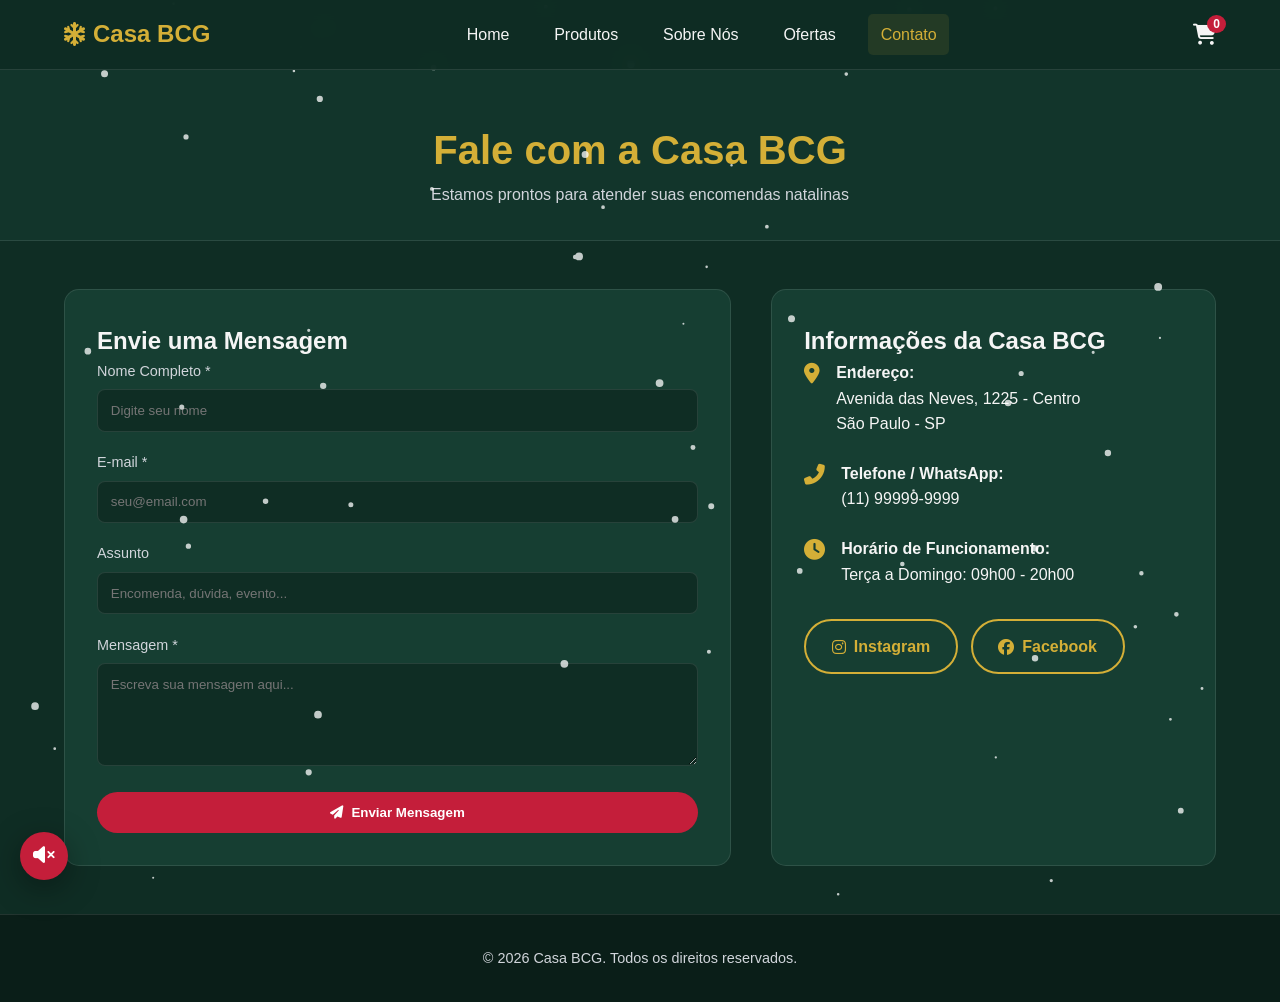
<file: contato.html>
<!DOCTYPE html>
<html lang="pt-BR">
<head>
  <meta charset="UTF-8">
  <meta name="viewport" content="width=device-width, initial-scale=1.0">
  <title>Contato | Casa BCG</title>
  <link rel="stylesheet" href="styles.css">
  <link rel="stylesheet" href="https://cdnjs.cloudflare.com/ajax/libs/font-awesome/6.4.0/css/all.min.css">
</head>
<body>
  <canvas id="snow-canvas"></canvas>

  <!-- Cabeçalho -->
  <header class="navbar">
    <div class="logo">
      <i class="fas fa-snowflake"></i> Casa BCG
    </div>
    <nav class="nav-links" id="nav-menu">
      <a href="index.html" class="nav-link">Home</a>
      <a href="produtos.html" class="nav-link">Produtos</a>
      <a href="sobre.html" class="nav-link">Sobre Nós</a>
      <a href="ofertas.html" class="nav-link">Ofertas</a>
      <a href="contato.html" class="nav-link active">Contato</a>
    </nav>
    <div class="nav-actions">
      <button class="cart-icon-btn" onclick="abrirCarrinho()">
        <i class="fas fa-shopping-cart"></i>
        <span id="cart-count">0</span>
      </button>
      <button class="mobile-toggle" id="nav-toggle">
        <i class="fas fa-bars"></i>
      </button>
    </div>
  </header>

  <!-- Seção de Contato -->
  <section id="contato" class="page-section">
    <div class="page-banner">
      <h1>Fale com a Casa BCG</h1>
      <p>Estamos prontos para atender suas encomendas natalinas</p>
    </div>

    <div class="container" style="margin-top: 3rem; margin-bottom: 3rem;">
      <div class="contact-grid">
        <!-- Formulário de Mensagem -->
        <div class="contact-form-card">
          <h2>Envie uma Mensagem</h2>
          <div id="form-success" class="alert-success" style="display: none;">
            Sua mensagem foi enviada com sucesso! Responderemos em breve.
          </div>
          <form id="contact-form" novalidate>
            <div class="form-group">
              <label for="nome">Nome Completo *</label>
              <input type="text" id="nome" placeholder="Digite seu nome">
              <span class="error-msg" id="err-nome">Por favor, digite seu nome.</span>
            </div>

            <div class="form-group">
              <label for="email">E-mail *</label>
              <input type="email" id="email" placeholder="seu@email.com">
              <span class="error-msg" id="err-email">Por favor, digite um e-mail válido.</span>
            </div>

            <div class="form-group">
              <label for="assunto">Assunto</label>
              <input type="text" id="assunto" placeholder="Encomenda, dúvida, evento...">
            </div>

            <div class="form-group">
              <label for="mensagem">Mensagem *</label>
              <textarea id="mensagem" rows="5" placeholder="Escreva sua mensagem aqui..."></textarea>
              <span class="error-msg" id="err-mensagem">Por favor, escreva sua mensagem.</span>
            </div>

            <button type="submit" class="btn btn-primary" style="width: 100%; justify-content: center;">
              <i class="fas fa-paper-plane"></i> Enviar Mensagem
            </button>
          </form>
        </div>

        <!-- Cartão de Informações -->
        <div class="contact-info-card">
          <h2>Informações da Casa BCG</h2>
          <div class="info-item">
            <i class="fas fa-map-marker-alt"></i>
            <div>
              <strong>Endereço:</strong><br>
              Avenida das Neves, 1225 - Centro<br>
              São Paulo - SP
            </div>
          </div>

          <div class="info-item">
            <i class="fas fa-phone-alt"></i>
            <div>
              <strong>Telefone / WhatsApp:</strong><br>
              (11) 99999-9999
            </div>
          </div>

          <div class="info-item">
            <i class="fas fa-clock"></i>
            <div>
              <strong>Horário de Funcionamento:</strong><br>
              Terça a Domingo: 09h00 - 20h00
            </div>
          </div>

          <div class="social-links">
            <a href="#" class="btn btn-secondary"><i class="fab fa-instagram"></i> Instagram</a>
            <a href="#" class="btn btn-secondary"><i class="fab fa-facebook"></i> Facebook</a>
          </div>
        </div>
      </div>
    </div>
  </section>

  <!-- Carrinho Lateral -->
  <div class="cart-modal" id="cart-modal">
    <div class="cart-header">
      <h3>Seu Carrinho - Casa BCG</h3>
      <button onclick="fecharCarrinho()" class="close-btn">&times;</button>
    </div>
    <div class="cart-body" id="cart-items"></div>
    <div class="cart-footer">
      <div class="cart-total-wrap">
        <span>Total:</span>
        <strong id="cart-total">R$ 0,00</strong>
      </div>
      <button class="btn btn-whatsapp" onclick="enviarWhatsApp()">
        <i class="fab fa-whatsapp"></i> Finalizar Pedido no WhatsApp
      </button>
    </div>
  </div>

  <!-- Botão de Música -->
  <button class="music-btn" id="music-toggle" title="Música de Natal">
    <i class="fas fa-volume-mute"></i>
  </button>

  <!-- Rodapé -->
  <footer class="footer">
    <p>&copy; 2026 Casa BCG. Todos os direitos reservados.</p>
  </footer>

  <script src="script.js"></script>
</body>
</html>
</file>
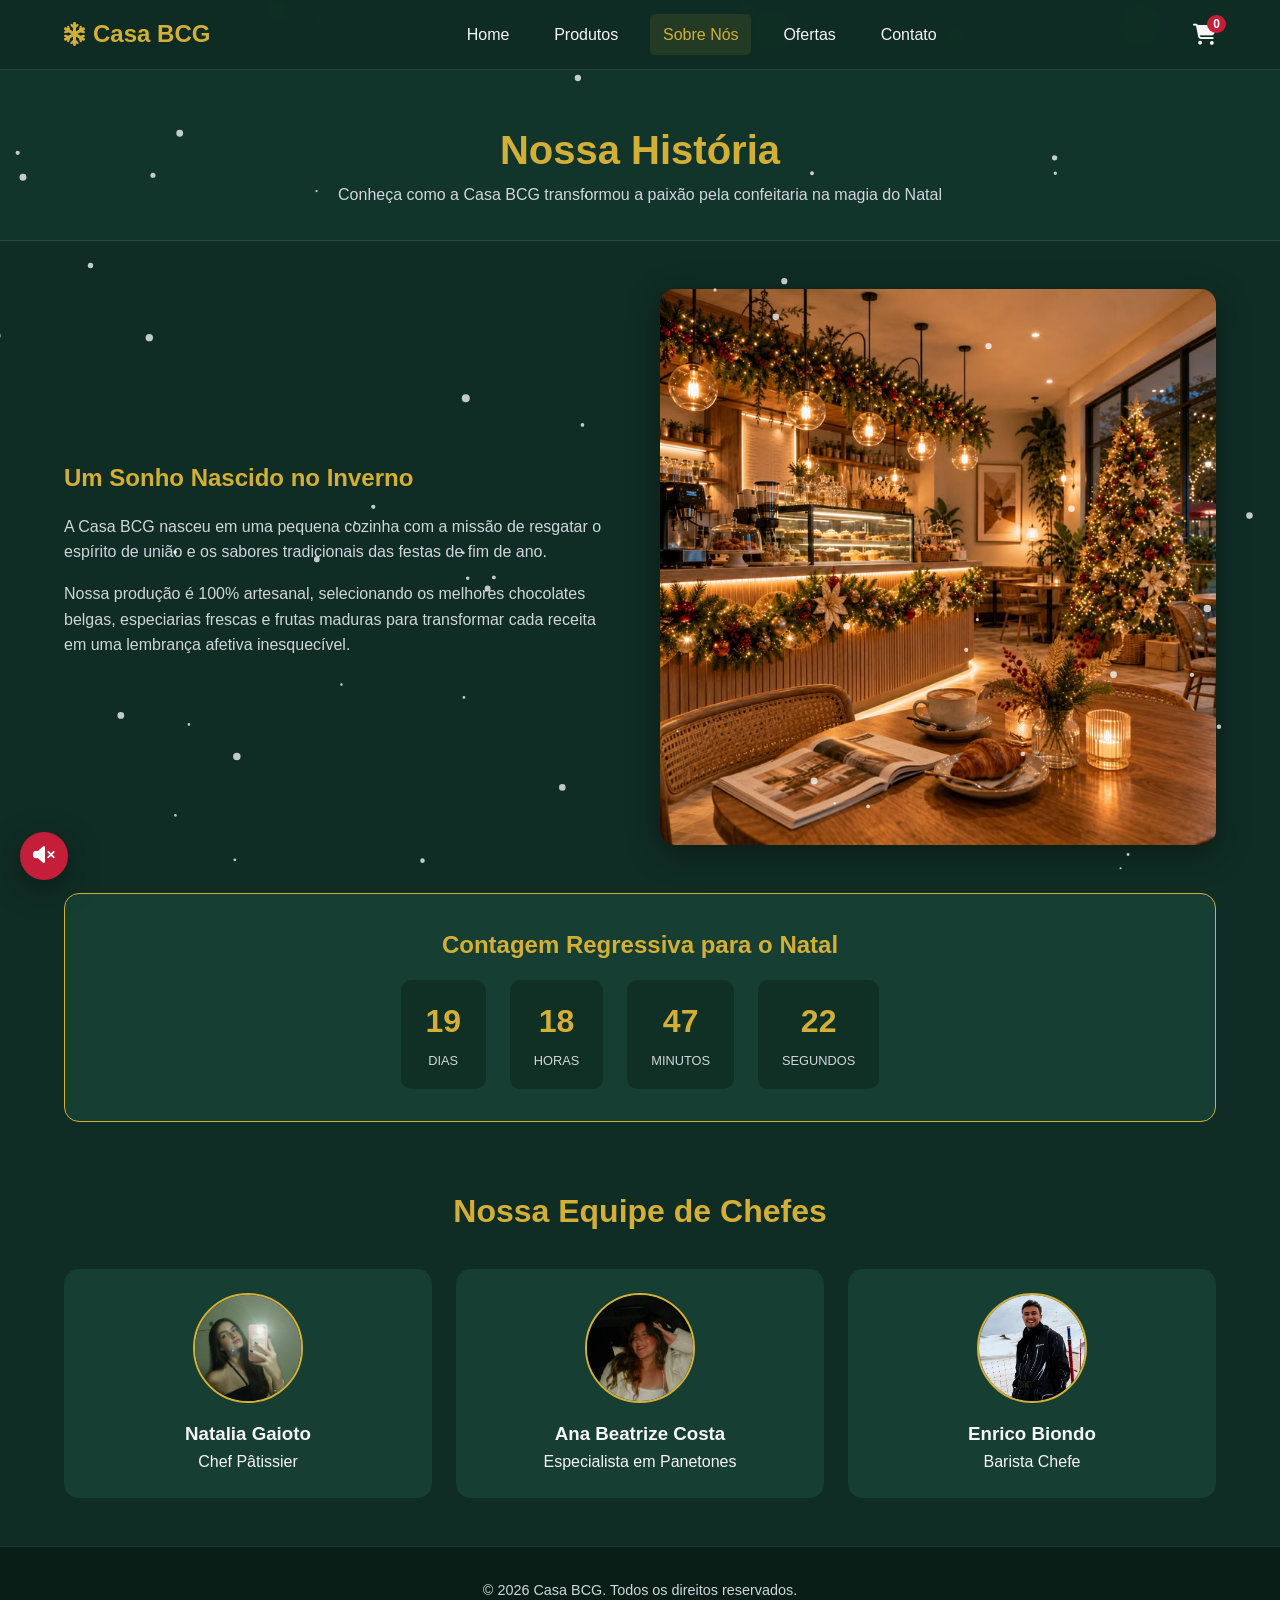
<file: sobre.html>
<!DOCTYPE html>
<html lang="pt-BR">
<head>
  <meta charset="UTF-8">
  <meta name="viewport" content="width=device-width, initial-scale=1.0">
  <title>Sobre Nós | Casa BCG</title>
  <link rel="stylesheet" href="styles.css">
  <link rel="stylesheet" href="https://cdnjs.cloudflare.com/ajax/libs/font-awesome/6.4.0/css/all.min.css">
</head>
<body>
  <canvas id="snow-canvas"></canvas>

  <!-- Cabeçalho -->
  <header class="navbar">
    <div class="logo">
      <i class="fas fa-snowflake"></i> Casa BCG
    </div>
    <nav class="nav-links" id="nav-menu">
      <a href="index.html" class="nav-link">Home</a>
      <a href="produtos.html" class="nav-link">Produtos</a>
      <a href="sobre.html" class="nav-link active">Sobre Nós</a>
      <a href="ofertas.html" class="nav-link">Ofertas</a>
      <a href="contato.html" class="nav-link">Contato</a>
    </nav>
    <div class="nav-actions">
      <button class="cart-icon-btn" onclick="abrirCarrinho()">
        <i class="fas fa-shopping-cart"></i>
        <span id="cart-count">0</span>
      </button>
      <button class="mobile-toggle" id="nav-toggle">
        <i class="fas fa-bars"></i>
      </button>
    </div>
  </header>

  <!-- Conteúdo Sobre Nós -->
  <section id="sobre" class="page-section">
    <div class="page-banner">
      <h1>Nossa História</h1>
      <p>Conheça como a Casa BCG transformou a paixão pela confeitaria na magia do Natal</p>
    </div>

    <div class="container" style="margin-top: 3rem; margin-bottom: 3rem;">
      <!-- Texto e Foto da Loja -->
      <div class="about-section">
        <div class="about-text">
          <h2>Um Sonho Nascido no Inverno</h2>
          <p>A Casa BCG nasceu em uma pequena cozinha com a missão de resgatar o espírito de união e os sabores tradicionais das festas de fim de ano.</p>
          <p>Nossa produção é 100% artesanal, selecionando os melhores chocolates belgas, especiarias frescas e frutas maduras para transformar cada receita em uma lembrança afetiva inesquecível.</p>
        </div>
        <div class="about-image">
          <img id="img-sobre-loja" src="img/nos.jpg" alt="Casa BCG">
        </div>
      </div>

      <!-- Contagem Regressiva para o Natal -->
      <div class="countdown-card" style="margin-top: 3rem;">
        <h2 style="color: var(--dourado); margin-bottom: 1rem;">Contagem Regressiva para o Natal</h2>
        <div class="timer-grid">
          <div class="timer-unit"><span id="cd-days">00</span><label>Dias</label></div>
          <div class="timer-unit"><span id="cd-hours">00</span><label>Horas</label></div>
          <div class="timer-unit"><span id="cd-minutes">00</span><label>Minutos</label></div>
          <div class="timer-unit"><span id="cd-seconds">00</span><label>Segundos</label></div>
        </div>
      </div>

      <!-- Equipe de Chefes -->
      <h2 class="section-title" style="margin-top: 4rem;">Nossa Equipe de Chefes</h2>
      <div class="team-grid">
        <div class="team-card">
          <img id="img-chef-natalia" src="img/chefs/natalia.jpeg" alt="Chef Natalia Gaioto">
          <h3>Natalia Gaioto</h3>
          <p>Chef Pâtissier</p>
        </div>
        <div class="team-card">
          <img id="img-chef-ana" src="img/chefs/ana.jpeg" alt="Chef Ana Beatrize Costa">
          <h3>Ana Beatrize Costa</h3>
          <p>Especialista em Panetones</p>
        </div>
        <div class="team-card">
          <img id="img-barista-enrico" src="img/chefs/enrico.jpeg" alt="Barista Enrico Biondo">
          <h3>Enrico Biondo</h3>
          <p>Barista Chefe</p>
        </div>
      </div>
    </div>
  </section>

  <!-- Carrinho Lateral -->
  <div class="cart-modal" id="cart-modal">
    <div class="cart-header">
      <h3>Seu Carrinho - Casa BCG</h3>
      <button onclick="fecharCarrinho()" class="close-btn">&times;</button>
    </div>
    <div class="cart-body" id="cart-items"></div>
    <div class="cart-footer">
      <div class="cart-total-wrap">
        <span>Total:</span>
        <strong id="cart-total">R$ 0,00</strong>
      </div>
      <button class="btn btn-whatsapp" onclick="enviarWhatsApp()">
        <i class="fab fa-whatsapp"></i> Finalizar Pedido no WhatsApp
      </button>
    </div>
  </div>

  <!-- Botão de Música -->
  <button class="music-btn" id="music-toggle" title="Música de Natal">
    <i class="fas fa-volume-mute"></i>
  </button>

  <!-- Rodapé -->
  <footer class="footer">
    <p>&copy; 2026 Casa BCG. Todos os direitos reservados.</p>
  </footer>

  <script src="script.js"></script>
</body>
</html>
</file>
<file: styles.css>
/* ==========================================
   1. CORES E CONFIGURAÇÕES GERAIS
   ========================================== */
:root {
  --verde-fundo: #0F2D24;
  --verde-card: #163E32;
  --vermelho-natal: #C41E3A;
  --vermelho-hover: #A0182E;
  --dourado: #D4AF37;
  --texto-claro: #F5F5F5;
  --texto-suave: #D1D5DB;
  --fonte-principal: 'Segoe UI', Tahoma, Geneva, Verdana, sans-serif;
  --sombra: 0 8px 32px 0 rgba(0, 0, 0, 0.37);
  --borda-glass: 1px solid rgba(255, 255, 255, 0.1);
}

* {
  margin: 0;
  padding: 0;
  box-sizing: border-box;
}

html {
  scroll-behavior: smooth;
}

body {
  font-family: var(--fonte-principal);
  background-color: var(--verde-fundo);
  color: var(--texto-claro);
  line-height: 1.6;
  overflow-x: hidden;
  padding-top: 70px; /* Espaço para a barra fixa no topo */
}

img {
  max-width: 100%;
  height: auto;
  display: block;
}

/* ==========================================
   2. EFEITO DE NEVE
   ========================================== */
#snow-canvas {
  position: fixed;
  top: 0;
  left: 0;
  width: 100%;
  height: 100%;
  pointer-events: none;
  z-index: 999;
}

/* ==========================================
   3. CABEÇALHO E MENU DE NAVEGAÇÃO
   ========================================== */
.navbar {
  position: fixed;
  top: 0;
  left: 0;
  width: 100%;
  height: 70px;
  display: flex;
  justify-content: space-between;
  align-items: center;
  padding: 0 5%;
  background: rgba(15, 45, 36, 0.96);
  backdrop-filter: blur(10px);
  border-bottom: var(--borda-glass);
  z-index: 1000;
}

.logo {
  font-size: 1.5rem;
  font-weight: bold;
  color: var(--dourado);
  display: flex;
  align-items: center;
  gap: 0.5rem;
}

.nav-links {
  display: flex;
  gap: 1.2rem;
}

.nav-links a {
  color: var(--texto-claro);
  text-decoration: none;
  font-weight: 500;
  transition: color 0.3s;
  padding: 0.5rem 0.8rem;
  border-radius: 5px;
}

.nav-links a:hover,
.nav-links a.active {
  color: var(--dourado);
  background: rgba(212, 175, 55, 0.1);
}

.nav-actions {
  display: flex;
  align-items: center;
  gap: 1.2rem;
}

.cart-icon-btn {
  background: none;
  border: none;
  color: var(--texto-claro);
  font-size: 1.3rem;
  cursor: pointer;
  position: relative;
}

.cart-icon-btn #cart-count {
  position: absolute;
  top: -8px;
  right: -10px;
  background: var(--vermelho-natal);
  color: white;
  font-size: 0.75rem;
  padding: 2px 6px;
  border-radius: 50%;
  font-weight: bold;
}

.mobile-toggle {
  display: none; /* Escondido no computador */
  background: none;
  border: none;
  color: var(--texto-claro);
  font-size: 1.5rem;
  cursor: pointer;
}

/* ==========================================
   4. BANNER PRINCIPAL (HERO)
   ========================================== */
.hero {
  position: relative;
  min-height: 80vh;
  display: flex;
  align-items: center;
  justify-content: center;
  text-align: center;
  background: linear-gradient(rgba(15, 45, 36, 0.65), rgba(15, 45, 36, 0.85)),
              url('https://images.unsplash.com/photo-1543584756-8f40a7023c91?w=1600') center/cover fixed no-repeat;
  padding: 2rem 1rem;
}

.hero-content {
  max-width: 800px;
}

.hero h1 {
  font-size: 3rem;
  color: var(--dourado);
  margin-bottom: 1rem;
  text-shadow: 2px 2px 8px rgba(0, 0, 0, 0.7);
}

.hero p {
  font-size: 1.2rem;
  margin-bottom: 2rem;
  color: var(--texto-suave);
}

.hero-btns {
  display: flex;
  gap: 1rem;
  justify-content: center;
  flex-wrap: wrap;
}

/* ==========================================
   5. BOTÕES E ESTRUTURA GERAL
   ========================================== */
.container {
  max-width: 1200px;
  margin: 0 auto;
  padding: 0 1.5rem;
}

.page-section {
  min-height: 80vh;
}

.page-banner {
  text-align: center;
  padding: 3rem 1rem 2rem;
  background: rgba(22, 62, 50, 0.5);
  border-bottom: var(--borda-glass);
}

.page-banner h1 {
  color: var(--dourado);
  font-size: 2.5rem;
}

.page-banner p {
  color: var(--texto-suave);
}

.section-title {
  text-align: center;
  font-size: 2rem;
  color: var(--dourado);
  margin-bottom: 2rem;
}

.btn {
  display: inline-flex;
  align-items: center;
  gap: 0.5rem;
  padding: 0.8rem 1.6rem;
  border-radius: 30px;
  text-decoration: none;
  font-weight: bold;
  cursor: pointer;
  border: none;
  transition: all 0.3s ease;
}

.btn-primary {
  background: var(--vermelho-natal);
  color: white;
}

.btn-primary:hover {
  background: var(--vermelho-hover);
  transform: translateY(-2px);
}

.btn-secondary {
  background: transparent;
  color: var(--dourado);
  border: 2px solid var(--dourado);
}

.btn-secondary:hover {
  background: var(--dourado);
  color: var(--verde-fundo);
}

.btn-whatsapp {
  background: #25D366;
  color: white;
  width: 100%;
  justify-content: center;
  font-size: 1.1rem;
}

.btn-whatsapp:hover {
  background: #1EBE5D;
}

.badge {
  display: inline-block;
  padding: 0.2rem 0.6rem;
  background: var(--vermelho-natal);
  color: white;
  font-size: 0.75rem;
  border-radius: 12px;
  text-transform: uppercase;
  margin-bottom: 0.5rem;
}

/* ==========================================
   6. CARROSSEL DE DESTAQUES
   ========================================== */
.carousel-container {
  position: relative;
  overflow: hidden;
  border-radius: 15px;
  box-shadow: var(--sombra);
}

.carousel-track {
  display: flex;
  transition: transform 0.5s ease-in-out;
}

.carousel-slide {
  min-width: 100%;
  position: relative;
  height: 350px;
}

.carousel-slide img {
  width: 100%;
  height: 100%;
  object-fit: cover;
}

.slide-caption {
  position: absolute;
  bottom: 0;
  left: 0;
  width: 100%;
  padding: 1.5rem;
  background: linear-gradient(transparent, rgba(15, 45, 36, 0.95));
}

.slide-caption h3 {
  color: var(--dourado);
  font-size: 1.5rem;
}

.carousel-btn {
  position: absolute;
  top: 50%;
  transform: translateY(-50%);
  background: rgba(15, 45, 36, 0.75);
  color: var(--dourado);
  border: none;
  width: 45px;
  height: 45px;
  border-radius: 50%;
  cursor: pointer;
  font-size: 1.2rem;
}

.carousel-btn.prev { left: 15px; }
.carousel-btn.next { right: 15px; }

/* ==========================================
   7. GRADE DE PRODUTOS E FILTROS
   ========================================== */
.grid-products {
  display: grid;
  grid-template-columns: repeat(auto-fill, minmax(250px, 1fr));
  gap: 1.8rem;
}

.product-card {
  background: var(--verde-card);
  border-radius: 15px;
  overflow: hidden;
  border: var(--borda-glass);
  box-shadow: var(--sombra);
  transition: transform 0.3s;
  display: flex;
  flex-direction: column;
}

.product-card:hover {
  transform: translateY(-5px);
}

.product-card img {
  width: 100%;
  height: 180px;
  object-fit: cover;
}

.product-card-body {
  padding: 1.2rem;
  display: flex;
  flex-direction: column;
  flex-grow: 1;
}

.product-card-body h3 {
  font-size: 1.1rem;
  margin-bottom: 0.5rem;
}

.product-card-body .desc {
  font-size: 0.85rem;
  color: var(--texto-suave);
  margin-bottom: 1rem;
  flex-grow: 1;
}

.price {
  font-size: 1.2rem;
  font-weight: bold;
  color: var(--dourado);
  margin-bottom: 0.8rem;
}

.filter-bar {
  display: flex;
  gap: 1rem;
  margin-bottom: 1.5rem;
  flex-wrap: wrap;
}

.search-box {
  flex: 1;
  min-width: 240px;
  position: relative;
}

.search-box i {
  position: absolute;
  left: 15px;
  top: 50%;
  transform: translateY(-50%);
  color: var(--texto-suave);
}

.search-box input {
  width: 100%;
  padding: 0.8rem 1rem 0.8rem 2.8rem;
  border-radius: 25px;
  border: var(--borda-glass);
  background: var(--verde-card);
  color: white;
  font-size: 0.95rem;
}

.category-box select {
  width: 100%;
  padding: 0.8rem 1.5rem;
  border-radius: 25px;
  border: var(--borda-glass);
  background: var(--verde-card);
  color: white;
  font-size: 0.95rem;
}

.products-count {
  margin-bottom: 1.5rem;
  color: var(--texto-suave);
  font-size: 0.9rem;
}

.no-products {
  text-align: center;
  padding: 3rem;
  background: var(--verde-card);
  border-radius: 12px;
}

/* ==========================================
   8. SOBRE NÓS, CONTAGEM E EQUIPE
   ========================================== */
.about-section {
  display: grid;
  grid-template-columns: 1fr 1fr;
  gap: 2.5rem;
  align-items: center;
}

.about-text h2 {
  color: var(--dourado);
  margin-bottom: 1rem;
}

.about-text p {
  margin-bottom: 1rem;
  color: var(--texto-suave);
}

.about-image img {
  width: 100%;
  border-radius: 15px;
  box-shadow: var(--sombra);
}

.countdown-card {
  background: var(--verde-card);
  padding: 2rem;
  border-radius: 15px;
  text-align: center;
  border: 1px solid var(--dourado);
}

.timer-grid {
  display: flex;
  justify-content: center;
  gap: 1.5rem;
  flex-wrap: wrap;
}

.timer-unit {
  background: rgba(15, 45, 36, 0.8);
  padding: 1rem 1.5rem;
  border-radius: 10px;
  min-width: 85px;
}

.timer-unit span {
  display: block;
  font-size: 2rem;
  font-weight: bold;
  color: var(--dourado);
}

.timer-unit label {
  font-size: 0.8rem;
  color: var(--texto-suave);
  text-transform: uppercase;
}

.team-grid {
  display: grid;
  grid-template-columns: repeat(auto-fit, minmax(220px, 1fr));
  gap: 1.5rem;
}

.team-card {
  background: var(--verde-card);
  padding: 1.5rem;
  border-radius: 15px;
  text-align: center;
  display: flex;
  flex-direction: column;
  align-items: center;
}

.team-card img {
  width: 110px;
  height: 110px;
  border-radius: 50%;
  object-fit: cover;
  margin-bottom: 1rem;
  border: 2px solid var(--dourado);
}

/* ==========================================
   9. OFERTAS E GALERIA
   ========================================== */
.offer-box {
  background: var(--verde-card);
  padding: 2rem;
  border-radius: 15px;
  display: flex;
  gap: 2rem;
  align-items: center;
  border: var(--borda-glass);
}

.offer-info {
  flex: 1;
}

.offer-img {
  width: 100%;
  max-width: 300px;
  border-radius: 12px;
}

.gallery-grid {
  display: grid;
  grid-template-columns: repeat(auto-fill, minmax(250px, 1fr));
  gap: 1rem;
}

.gallery-item img {
  width: 100%;
  height: 200px;
  object-fit: cover;
  border-radius: 12px;
  cursor: pointer;
  transition: transform 0.3s;
}

.gallery-item img:hover {
  transform: scale(1.03);
}

.lightbox-modal {
  display: none;
  position: fixed;
  top: 0;
  left: 0;
  width: 100%;
  height: 100%;
  background: rgba(0, 0, 0, 0.9);
  z-index: 2000;
  justify-content: center;
  align-items: center;
  padding: 1rem;
}

.lightbox-modal.active {
  display: flex;
}

.lightbox-modal img {
  max-width: 95%;
  max-height: 85vh;
  border-radius: 10px;
}

/* ==========================================
   10. CONTATO E FORMULÁRIO
   ========================================== */
.contact-grid {
  display: grid;
  grid-template-columns: 3fr 2fr;
  gap: 2.5rem;
}

.contact-form-card,
.contact-info-card {
  background: var(--verde-card);
  padding: 2rem;
  border-radius: 15px;
  border: var(--borda-glass);
}

.form-group {
  margin-bottom: 1.2rem;
}

.form-group label {
  display: block;
  margin-bottom: 0.4rem;
  color: var(--texto-suave);
  font-size: 0.9rem;
}

.form-group input,
.form-group textarea {
  width: 100%;
  padding: 0.8rem;
  border-radius: 8px;
  border: var(--borda-glass);
  background: var(--verde-fundo);
  color: white;
  font-family: inherit;
}

.error-msg {
  color: #FF6B6B;
  font-size: 0.8rem;
  display: none;
  margin-top: 0.3rem;
}

.alert-success {
  background: rgba(37, 211, 102, 0.2);
  border: 1px solid #25D366;
  color: #25D366;
  padding: 1rem;
  border-radius: 8px;
  margin-bottom: 1.5rem;
}

.info-item {
  display: flex;
  gap: 1rem;
  margin-bottom: 1.5rem;
  align-items: flex-start;
}

.info-item i {
  color: var(--dourado);
  font-size: 1.3rem;
  margin-top: 0.2rem;
}

.social-links {
  margin-top: 2rem;
  display: flex;
  gap: 0.8rem;
  flex-wrap: wrap;
}

/* ==========================================
   11. CARRINHO LATERAL E RODAPÉ
   ========================================== */
.cart-modal {
  position: fixed;
  top: 0;
  right: -100%;
  width: 380px;
  max-width: 100%;
  height: 100%;
  background: var(--verde-fundo);
  box-shadow: -5px 0 25px rgba(0, 0, 0, 0.5);
  z-index: 1500;
  transition: right 0.4s ease;
  display: flex;
  flex-direction: column;
}

.cart-modal.active {
  right: 0;
}

.cart-header {
  padding: 1.5rem;
  border-bottom: var(--borda-glass);
  display: flex;
  justify-content: space-between;
  align-items: center;
}

.close-btn {
  background: none;
  border: none;
  color: white;
  font-size: 1.8rem;
  cursor: pointer;
}

.cart-body {
  padding: 1.5rem;
  flex-grow: 1;
  overflow-y: auto;
}

.cart-item {
  display: flex;
  gap: 1rem;
  margin-bottom: 1.2rem;
  padding-bottom: 1.2rem;
  border-bottom: var(--borda-glass);
}

.cart-item img {
  width: 60px;
  height: 60px;
  object-fit: cover;
  border-radius: 8px;
}

.cart-item-info {
  flex-grow: 1;
}

.cart-item-controls {
  display: flex;
  align-items: center;
  gap: 0.5rem;
  margin-top: 0.4rem;
}

.cart-item-controls button {
  background: var(--verde-card);
  border: 1px solid var(--texto-suave);
  color: white;
  width: 28px;
  height: 28px;
  border-radius: 4px;
  cursor: pointer;
}

.cart-footer {
  padding: 1.5rem;
  border-top: var(--borda-glass);
}

.cart-total-wrap {
  display: flex;
  justify-content: space-between;
  font-size: 1.2rem;
  margin-bottom: 1rem;
}

.music-btn {
  position: fixed;
  bottom: 20px;
  left: 20px;
  width: 48px;
  height: 48px;
  border-radius: 50%;
  background: var(--vermelho-natal);
  color: white;
  border: none;
  font-size: 1.2rem;
  cursor: pointer;
  box-shadow: var(--sombra);
  z-index: 900;
}

.music-btn.playing {
  animation: pulse 1.5s infinite;
}

@keyframes pulse {
  0% { transform: scale(1); }
  50% { transform: scale(1.1); }
  100% { transform: scale(1); }
}

.footer {
  text-align: center;
  padding: 2rem;
  background: rgba(10, 30, 24, 0.95);
  border-top: var(--borda-glass);
  color: var(--texto-suave);
  font-size: 0.9rem;
}

/* ==========================================
   12. ADAPTAÇÃO PARA TABLETS (ATÉ 1024px)
   ========================================== */
@media (max-width: 1024px) {
  /* Evita bug de zoom na imagem de fundo no iPad/iPhone */
  .hero {
    background-attachment: scroll;
    min-height: 65vh;
  }

  .hero h1 {
    font-size: 2.4rem;
  }

  /* Empilha seções que ficariam espremidas no tablet */
  .about-section,
  .contact-grid {
    grid-template-columns: 1fr;
  }
}

/* ==========================================
   13. ADAPTAÇÃO PARA CELULARES (ATÉ 768px)
   ========================================== */
@media (max-width: 768px) {
  /* Ativa o menu hambúrguer */
  .mobile-toggle {
    display: block;
  }

  .nav-links {
    display: none;
    position: absolute;
    top: 70px;
    left: 0;
    width: 100%;
    background: rgba(15, 45, 36, 0.98);
    flex-direction: column;
    padding: 1rem;
    border-bottom: var(--borda-glass);
    gap: 0.5rem;
  }

  .nav-links.active {
    display: flex;
  }

  .nav-links a {
    padding: 0.8rem;
    text-align: center;
  }

  /* Ajustes de textos e banners para tela pequena */
  .hero h1 {
    font-size: 1.9rem;
  }

  .hero p {
    font-size: 1rem;
  }

  .page-banner h1 {
    font-size: 1.8rem;
  }

  .carousel-slide {
    height: 250px;
  }

  .slide-caption h3 {
    font-size: 1.2rem;
  }

  .offer-box {
    flex-direction: column;
    text-align: center;
  }

  .category-box {
    width: 100%;
  }

  .cart-modal {
    width: 100%;
  }

  .timer-grid {
    gap: 0.6rem;
  }

  .timer-unit {
    min-width: 65px;
    padding: 0.7rem;
  }

  .timer-unit span {
    font-size: 1.5rem;
  }
}
</file>
